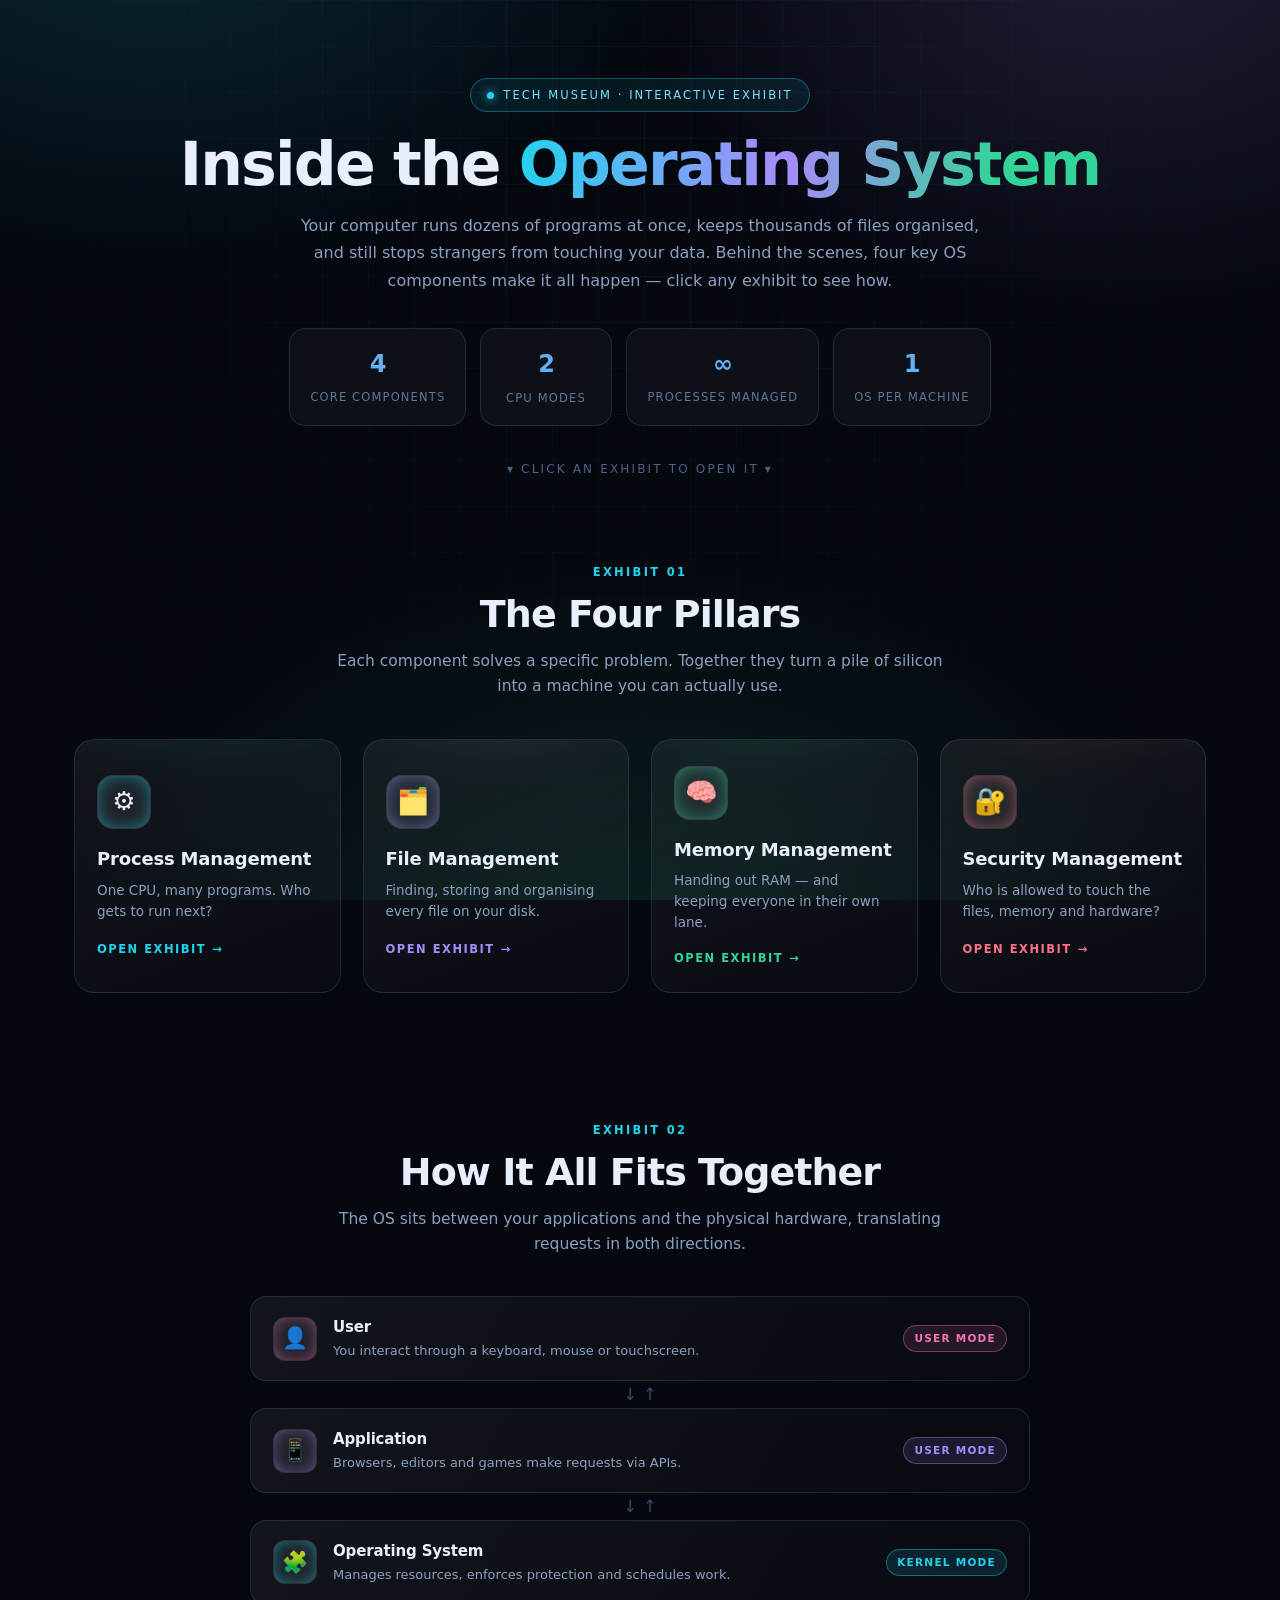
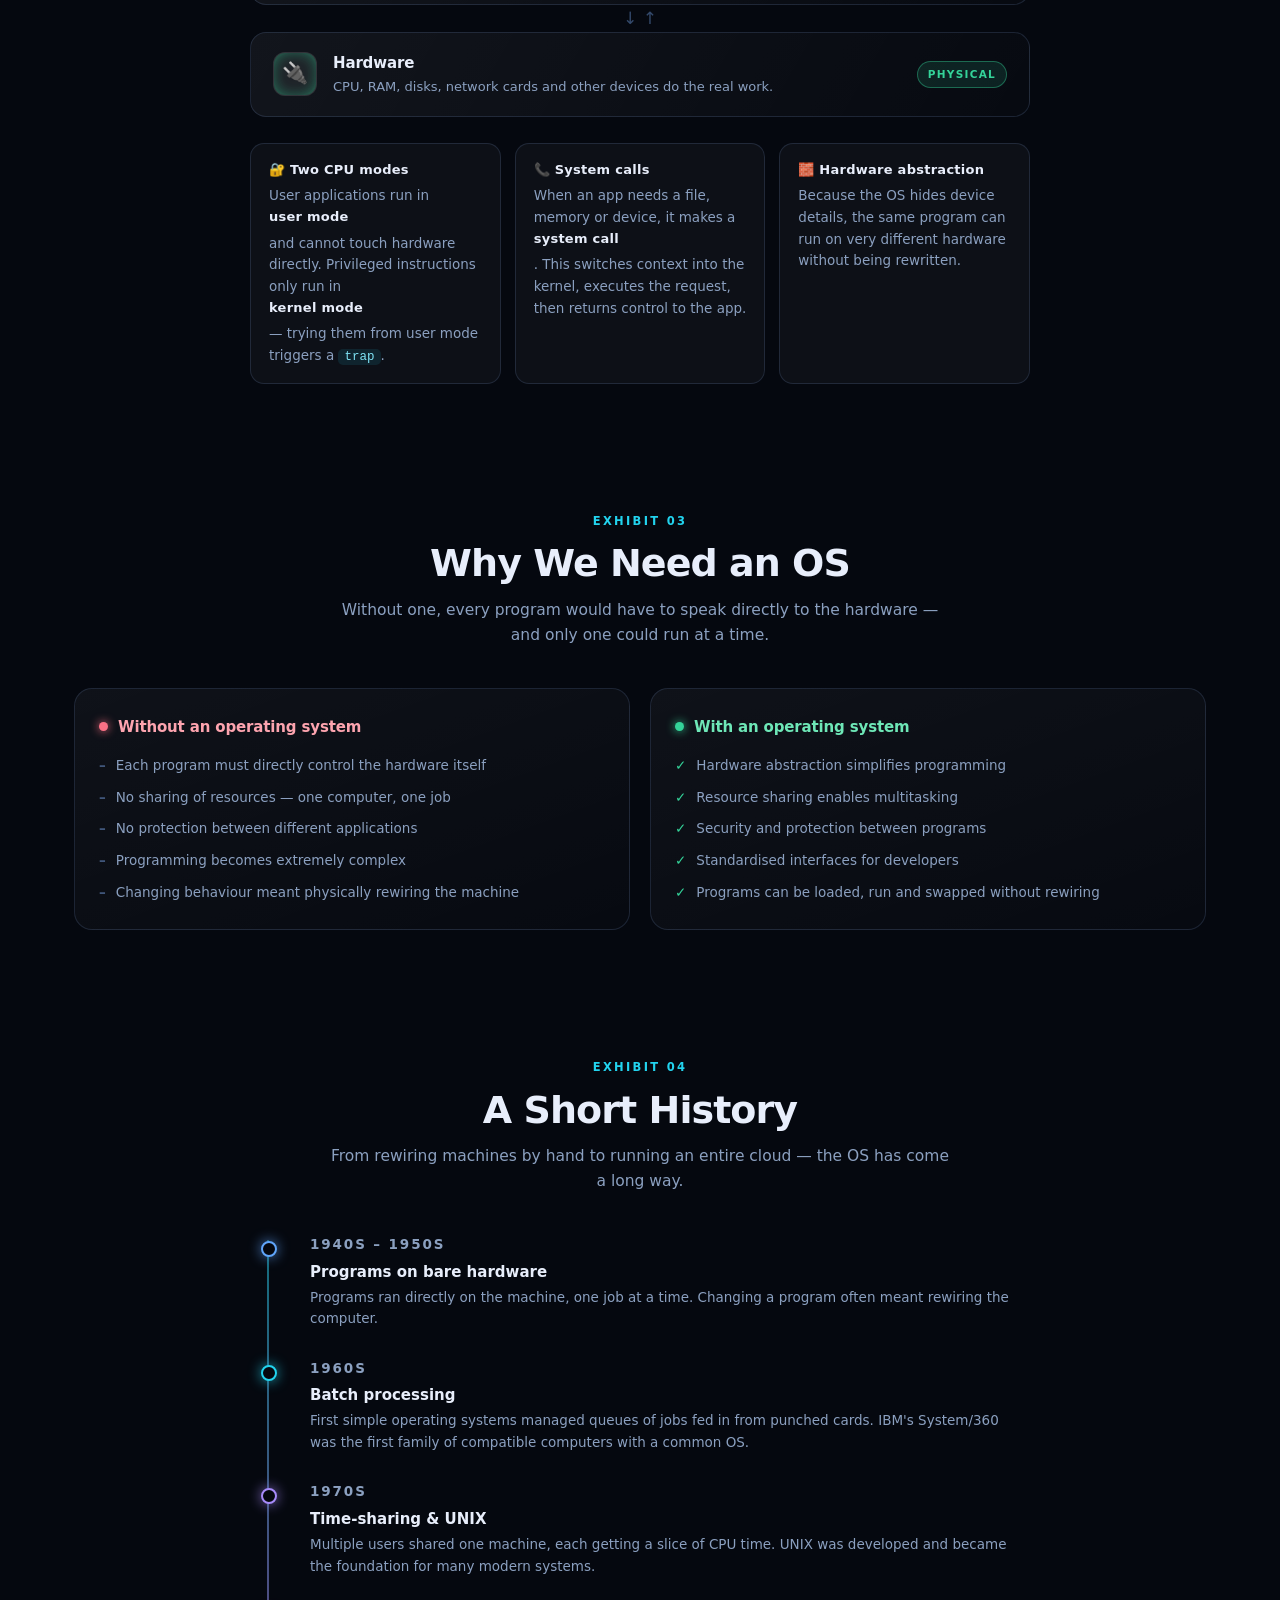
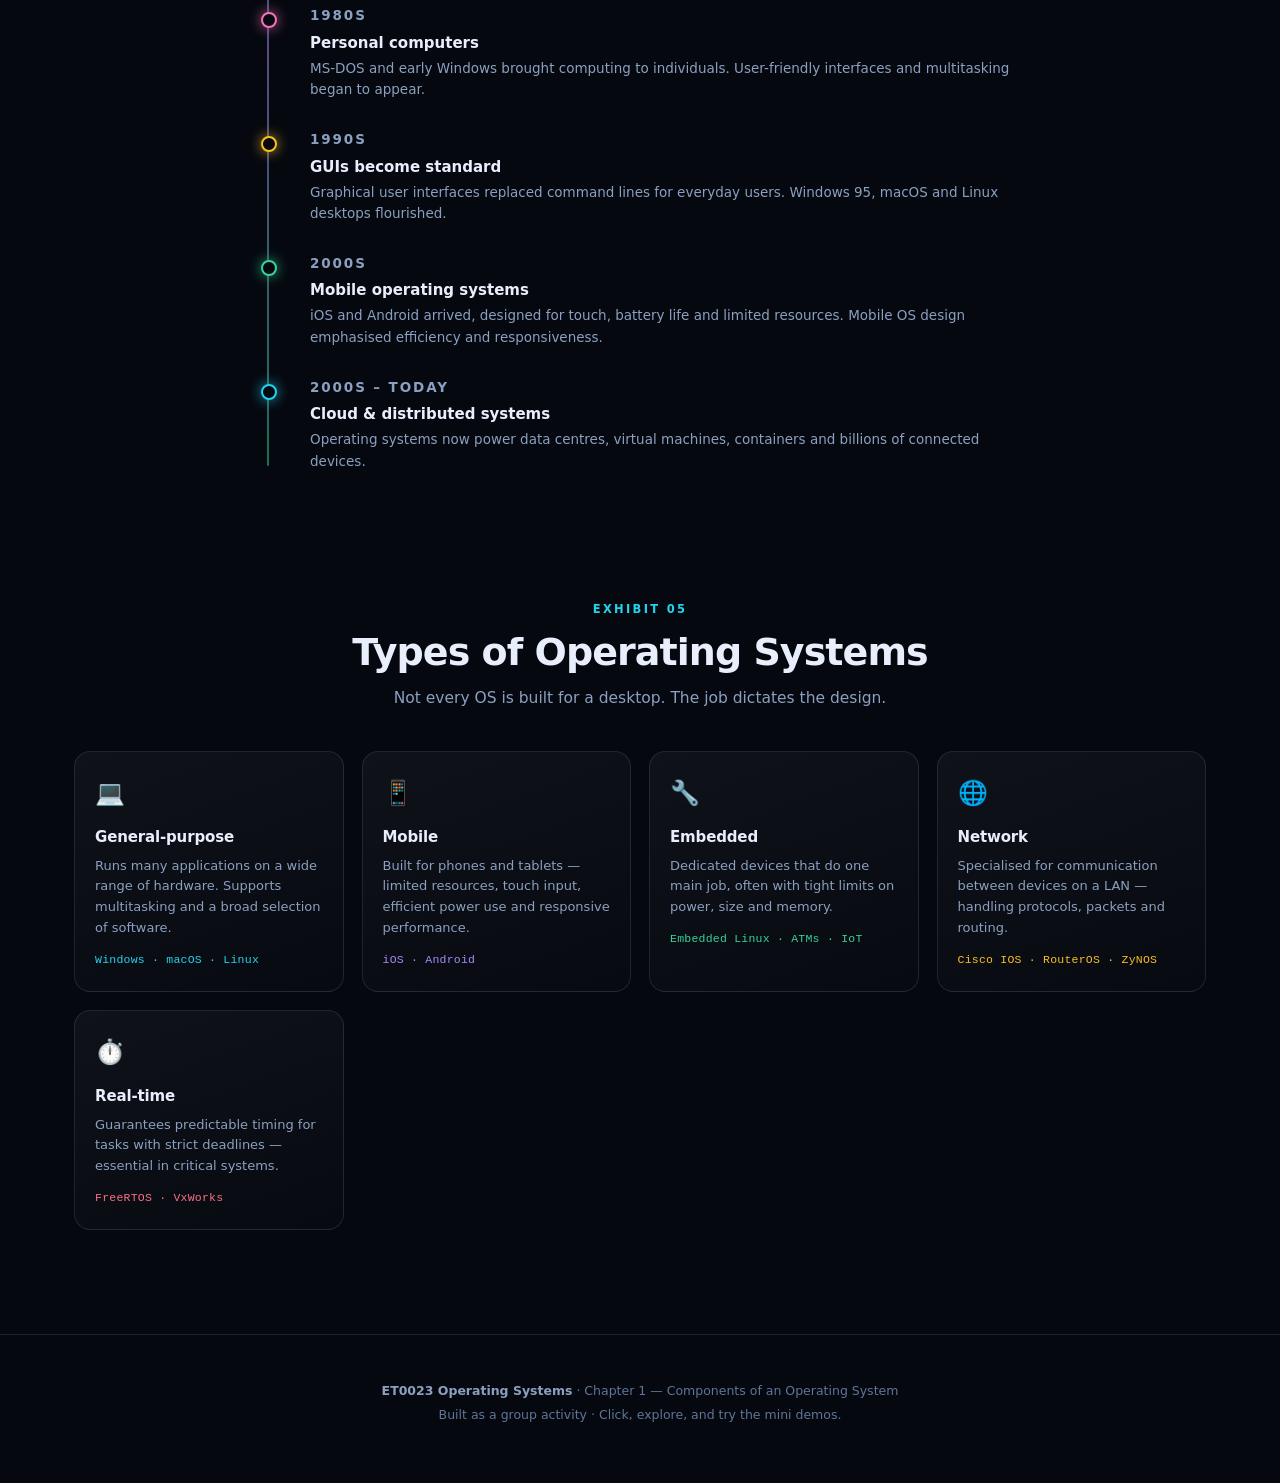
<file: everything.html>
<!DOCTYPE html>
<html lang="en">
<head>
<meta charset="UTF-8" />
<meta name="viewport" content="width=device-width, initial-scale=1" />
<title>Inside the Operating System — Interactive Museum Exhibit</title>
<style>
/* =========================================================
   1. RESET & TOKENS
   ========================================================= */
*{box-sizing:border-box;margin:0;padding:0}

:root{
  --bg:#05080f;
  --surface:#0b1220;
  --surface-2:#0e1727;
  --text:#e8eefb;
  --muted:#8ba0c0;
  --dim:#5f7699;
  --line:rgba(130,170,230,.16);
  --accent:#22d3ee;
  --mono:ui-monospace,"SF Mono",Consolas,"Courier New",monospace;
  --radius:20px;
}

html{scroll-behavior:smooth}

body{
  font-family:"Segoe UI",system-ui,-apple-system,"Helvetica Neue",Arial,sans-serif;
  background:var(--bg);
  color:var(--text);
  min-height:100vh;
  overflow-x:hidden;
  -webkit-font-smoothing:antialiased;
  line-height:1.6;
}

/* =========================================================
   2. ANIMATED BACKGROUND
   ========================================================= */
body::before{
  content:"";position:fixed;inset:0;z-index:-2;pointer-events:none;
  background:
    radial-gradient(900px 620px at 12% -12%, rgba(34,211,238,.16), transparent 62%),
    radial-gradient(820px 620px at 88% -6%, rgba(167,139,250,.16), transparent 62%),
    radial-gradient(950px 720px at 50% 108%, rgba(52,211,153,.12), transparent 62%);
}
body::after{
  content:"";position:fixed;inset:0;z-index:-1;pointer-events:none;
  background-image:
    linear-gradient(rgba(120,170,255,.055) 1px, transparent 1px),
    linear-gradient(90deg, rgba(120,170,255,.055) 1px, transparent 1px);
  background-size:46px 46px;
  -webkit-mask-image:radial-gradient(circle at 50% 18%, #000 0%, transparent 78%);
  mask-image:radial-gradient(circle at 50% 18%, #000 0%, transparent 78%);
}

/* =========================================================
   3. LAYOUT HELPERS
   ========================================================= */
.wrap{max-width:1180px;margin:0 auto;padding:0 24px}
.section{padding:64px 0}
.sec-head{text-align:center;margin-bottom:40px}
.sec-kicker{
  font-size:11.5px;letter-spacing:.2em;text-transform:uppercase;
  color:var(--accent);font-weight:700;margin-bottom:12px;
}
.sec-title{
  font-size:clamp(24px,3.6vw,38px);letter-spacing:-.025em;
  font-weight:800;line-height:1.15;margin-bottom:12px;
}
.sec-sub{color:var(--muted);max-width:620px;margin:0 auto;font-size:15.5px}

/* =========================================================
   4. HERO
   ========================================================= */
.hero{
  text-align:center;
  padding:78px 24px 20px;
  max-width:1180px;margin:0 auto;
}
.badge{
  display:inline-flex;align-items:center;gap:9px;
  font-size:11.5px;letter-spacing:.18em;text-transform:uppercase;
  color:#7fe3f5;border:1px solid rgba(34,211,238,.35);
  background:rgba(34,211,238,.08);padding:7px 16px;border-radius:999px;
}
.badge i{
  width:7px;height:7px;border-radius:50%;background:#22d3ee;
  box-shadow:0 0 10px #22d3ee;animation:blink 1.8s infinite;
}
@keyframes blink{0%,100%{opacity:1}50%{opacity:.25}}

.hero h1{
  font-size:clamp(32px,5.6vw,60px);
  line-height:1.03;letter-spacing:-.03em;
  margin:22px 0 16px;font-weight:800;
}
.hero h1 span{
  background:linear-gradient(96deg,#22d3ee,#a78bfa 46%,#34d399 82%);
  -webkit-background-clip:text;background-clip:text;color:transparent;
}
.hero p.sub{
  color:var(--muted);max-width:690px;margin:0 auto;
  font-size:16px;line-height:1.7;
}

.hero-stats{
  display:flex;flex-wrap:wrap;justify-content:center;gap:14px;
  margin:34px 0 6px;
}
.stat{
  min-width:132px;padding:16px 20px;border-radius:16px;
  background:rgba(255,255,255,.035);
  border:1px solid var(--line);
  backdrop-filter:blur(6px);
}
.stat b{
  display:block;font-size:24px;letter-spacing:-.02em;
  background:linear-gradient(96deg,#22d3ee,#a78bfa);
  -webkit-background-clip:text;background-clip:text;color:transparent;
}
.stat span{font-size:11.5px;letter-spacing:.1em;text-transform:uppercase;color:var(--dim)}

.hint{
  margin-top:34px;font-size:12px;letter-spacing:.18em;
  text-transform:uppercase;color:#4d6285;
  animation:float 2.6s ease-in-out infinite;
}
@keyframes float{0%,100%{transform:translateY(0);opacity:.75}50%{transform:translateY(6px);opacity:1}}

/* =========================================================
   5. EXHIBIT CARD GRID
   ========================================================= */
.grid{
  display:grid;gap:22px;
  grid-template-columns:repeat(auto-fit,minmax(252px,1fr));
}
.card{
  position:relative;overflow:hidden;text-align:left;cursor:pointer;
  font:inherit;color:inherit;
  background:linear-gradient(160deg,rgba(255,255,255,.06),rgba(255,255,255,.015));
  border:1px solid var(--line);border-radius:var(--radius);
  padding:26px 22px 22px;
  transition:transform .38s cubic-bezier(.2,.8,.2,1),border-color .38s,box-shadow .38s;
  animation:rise .7s cubic-bezier(.2,.8,.2,1) backwards;
}
.card:nth-child(1){animation-delay:.05s}
.card:nth-child(2){animation-delay:.13s}
.card:nth-child(3){animation-delay:.21s}
.card:nth-child(4){animation-delay:.29s}
@keyframes rise{from{opacity:0;transform:translateY(22px)}to{opacity:1;transform:none}}

.card::before{
  content:"";position:absolute;left:-30%;right:-30%;top:-70%;height:200px;
  background:radial-gradient(closest-side, var(--accent), transparent);
  opacity:.26;filter:blur(26px);transition:opacity .38s;pointer-events:none;
}
.card:hover,.card:focus-visible{
  transform:translateY(-8px);
  border-color:var(--accent);
  box-shadow:0 24px 52px -24px var(--accent);
  outline:none;
}
.card:hover::before{opacity:.5}

.c-icon{
  position:relative;width:54px;height:54px;border-radius:16px;
  display:grid;place-items:center;font-size:26px;
  background:rgba(255,255,255,.06);
  border:1px solid rgba(255,255,255,.09);
  box-shadow:inset 0 0 22px -8px var(--accent);
}
.card h3{
  position:relative;font-size:18px;margin:16px 0 6px;
  letter-spacing:-.01em;font-weight:700;
}
.card p{
  position:relative;color:var(--muted);font-size:13.5px;
  line-height:1.55;min-height:44px;
}
.cta{
  position:relative;display:inline-flex;align-items:center;gap:6px;
  margin-top:16px;font-size:11.5px;letter-spacing:.13em;text-transform:uppercase;
  color:var(--accent);font-weight:700;
}
.cta em{font-style:normal;transition:transform .3s}
.card:hover .cta em{transform:translateX(5px)}

/* =========================================================
   6. LAYERS DIAGRAM
   ========================================================= */
.layers{max-width:780px;margin:0 auto;display:flex;flex-direction:column}
.layer{
  display:flex;align-items:center;gap:16px;
  padding:18px 22px;border-radius:16px;
  border:1px solid var(--line);
  background:linear-gradient(120deg,rgba(255,255,255,.055),rgba(255,255,255,.012));
  transition:.35s;
}
.layer:hover{
  border-color:var(--lc);
  box-shadow:0 16px 40px -26px var(--lc);
  transform:translateX(4px);
}
.layer .ico{
  width:44px;height:44px;flex:none;border-radius:12px;
  display:grid;place-items:center;font-size:21px;
  background:rgba(255,255,255,.06);
  border:1px solid rgba(255,255,255,.08);
  box-shadow:inset 0 0 20px -8px var(--lc);
}
.layer h4{font-size:15px;font-weight:700;letter-spacing:-.01em}
.layer p{font-size:13px;color:var(--muted);margin-top:2px}
.layer .tag{
  margin-left:auto;font-size:10.5px;letter-spacing:.12em;text-transform:uppercase;
  color:var(--lc);border:1px solid color-mix(in srgb, var(--lc) 40%, transparent);
  background:color-mix(in srgb, var(--lc) 12%, transparent);
  padding:4px 10px;border-radius:999px;font-weight:700;white-space:nowrap;
}
.arrow{
  text-align:center;color:#33496b;font-size:17px;
  padding:5px 0;line-height:1;
}

.layer-note{
  max-width:780px;margin:26px auto 0;
  display:grid;gap:14px;grid-template-columns:repeat(auto-fit,minmax(240px,1fr));
}
.note{
  padding:16px 18px;border-radius:14px;
  background:rgba(255,255,255,.035);
  border:1px solid var(--line);
  font-size:13.5px;color:var(--muted);line-height:1.6;
}
.note b{color:var(--text);display:block;margin-bottom:5px;font-size:13px;letter-spacing:.02em}
.note code{
  font-family:var(--mono);font-size:12.5px;
  background:rgba(34,211,238,.1);color:#7fe3f5;
  padding:1px 6px;border-radius:5px;
}

/* =========================================================
   7. WITHOUT / WITH OS COMPARISON
   ========================================================= */
.compare{
  display:grid;gap:20px;
  grid-template-columns:repeat(auto-fit,minmax(290px,1fr));
}
.panel-c{
  padding:26px 24px;border-radius:18px;
  border:1px solid var(--line);
  background:linear-gradient(160deg,rgba(255,255,255,.045),rgba(255,255,255,.01));
}
.panel-c h4{
  display:flex;align-items:center;gap:10px;
  font-size:15px;margin-bottom:16px;letter-spacing:-.01em;
}
.dot{width:9px;height:9px;border-radius:50%;flex:none}
.panel-c.bad h4{color:#fda4af}
.panel-c.bad .dot{background:#fb7185;box-shadow:0 0 10px #fb7185}
.panel-c.good h4{color:#6ee7b7}
.panel-c.good .dot{background:#34d399;box-shadow:0 0 10px #34d399}

.panel-c ul{list-style:none;display:flex;flex-direction:column;gap:11px}
.panel-c li{
  display:flex;gap:10px;font-size:13.5px;color:var(--muted);
  line-height:1.55;
}
.panel-c li::before{
  content:"–";color:#40567a;flex:none;font-weight:700;
}
.panel-c.good li::before{content:"✓";color:#34d399}

/* =========================================================
   8. TIMELINE
   ========================================================= */
.timeline{position:relative;max-width:760px;margin:0 auto;padding-left:28px}
.timeline::before{
  content:"";position:absolute;left:7px;top:6px;bottom:6px;width:2px;
  background:linear-gradient(180deg,#22d3ee,#a78bfa 50%,#34d399);
  border-radius:2px;opacity:.5;
}
.tl-item{position:relative;padding:0 0 28px 22px}
.tl-item:last-child{padding-bottom:0}
.tl-item::before{
  content:"";position:absolute;left:-27px;top:7px;
  width:12px;height:12px;border-radius:50%;
  background:var(--bg);border:2px solid var(--tc);
  box-shadow:0 0 14px -1px var(--tc);
}
.tl-year{
  font-size:11.5px;letter-spacing:.14em;text-transform:uppercase;
  color:var(--tc);font-weight:700;margin-bottom:4px;
}
.tl-item h4{font-size:15px;font-weight:700;margin-bottom:3px}
.tl-item p{font-size:13.5px;color:var(--muted);line-height:1.6}

/* =========================================================
   9. OS TYPES
   ========================================================= */
.types{
  display:grid;gap:18px;
  grid-template-columns:repeat(auto-fit,minmax(220px,1fr));
}
.type{
  padding:22px 20px;border-radius:16px;
  border:1px solid var(--line);
  background:linear-gradient(160deg,rgba(255,255,255,.045),rgba(255,255,255,.01));
  transition:.32s;
}
.type:hover{
  transform:translateY(-5px);
  border-color:var(--tc);
  box-shadow:0 20px 44px -26px var(--tc);
}
.type .t-ico{font-size:24px;margin-bottom:12px}
.type h4{font-size:15px;margin-bottom:7px;letter-spacing:-.01em}
.type p{font-size:13px;color:var(--muted);line-height:1.6}
.type .ex{
  margin-top:12px;font-size:11.5px;color:var(--tc);
  font-family:var(--mono);letter-spacing:.02em;
}

/* =========================================================
   10. OVERLAY / MODAL
   ========================================================= */
.overlay{
  position:fixed;inset:0;z-index:60;padding:22px;
  display:grid;place-items:center;
  background:rgba(3,6,12,.76);
  backdrop-filter:blur(10px);-webkit-backdrop-filter:blur(10px);
  opacity:0;visibility:hidden;transition:opacity .3s,visibility .3s;
}
.overlay.show{opacity:1;visibility:visible}

.panel{
  position:relative;width:min(1000px,100%);max-height:88vh;overflow-y:auto;
  background:linear-gradient(180deg,#0e1727,#0a111d);
  border:1px solid var(--line);border-radius:24px;
  padding:30px 32px 36px;
  box-shadow:0 44px 100px -34px #000;
  transform:translateY(20px) scale(.98);
  transition:transform .38s cubic-bezier(.2,.8,.2,1);
}
.overlay.show .panel{transform:none}
.panel::-webkit-scrollbar{width:9px}
.panel::-webkit-scrollbar-thumb{background:rgba(120,170,255,.22);border-radius:99px}

.close{
  position:absolute;top:18px;right:18px;width:38px;height:38px;border-radius:11px;
  border:1px solid var(--line);background:rgba(255,255,255,.05);color:var(--text);
  font-size:16px;cursor:pointer;transition:.25s;display:grid;place-items:center;
  font-family:inherit;
}
.close:hover{
  background:rgba(255,90,120,.16);border-color:rgba(255,90,120,.5);
  transform:rotate(90deg);
}

.ov-head{display:flex;gap:16px;align-items:center;padding-right:52px;margin-bottom:24px}
.ov-icon{
  width:60px;height:60px;flex:none;border-radius:17px;
  display:grid;place-items:center;font-size:28px;
  background:rgba(255,255,255,.06);border:1px solid rgba(255,255,255,.1);
  box-shadow:inset 0 0 26px -8px var(--accent);
}
.ov-head h2{font-size:clamp(21px,3vw,29px);letter-spacing:-.025em}
.ov-head p{color:var(--accent);font-size:13px;margin-top:4px;letter-spacing:.03em}

.ov-grid{
  display:grid;gap:14px;
  grid-template-columns:repeat(auto-fit,minmax(240px,1fr));
  margin-bottom:26px;
}
.info{
  background:rgba(255,255,255,.035);border:1px solid var(--line);
  border-radius:16px;padding:18px 18px 20px;
}
.info h3{
  font-size:11px;letter-spacing:.16em;text-transform:uppercase;
  color:var(--accent);margin-bottom:10px;font-weight:700;
}
.info p{font-size:14px;line-height:1.65;color:#cfdcef}
.info b{color:#fff}

.demo-title{
  font-size:11px;letter-spacing:.16em;text-transform:uppercase;color:#7f93b3;
  margin-bottom:12px;font-weight:700;
}
.demo-title b{color:var(--accent)}
.demo{
  background:rgba(255,255,255,.028);border:1px solid var(--line);
  border-radius:16px;padding:18px;
}

/* shared buttons */
button.btn{
  font:inherit;font-size:13px;font-weight:600;cursor:pointer;
  padding:9px 15px;border-radius:10px;color:var(--text);
  background:rgba(255,255,255,.06);border:1px solid var(--line);
  transition:.22s;
}
button.btn:hover{
  background:rgba(255,255,255,.12);
  border-color:var(--accent);transform:translateY(-2px);
}
button.btn.primary{background:var(--accent);color:#04121a;border-color:transparent}
button.btn.primary:hover{filter:brightness(1.12)}

/* ---- process demo ---- */
.cpu{margin-bottom:16px}
.cpu-label{
  display:flex;justify-content:space-between;
  font-size:11.5px;letter-spacing:.13em;text-transform:uppercase;
  color:#7f93b3;margin-bottom:8px;
}
.cpu-label b{color:var(--accent)}
.cpu-track{
  height:32px;border-radius:10px;background:#0a1220;
  border:1px solid var(--line);overflow:hidden;position:relative;
}
.cpu-track::after{
  content:"";position:absolute;inset:0;
  background:linear-gradient(90deg,transparent,rgba(34,211,238,.4),transparent);
  transform:translateX(-100%);animation:sweep 1.1s linear infinite;
}
@keyframes sweep{to{transform:translateX(100%)}}

.procs{display:grid;gap:9px}
.proc{
  display:grid;grid-template-columns:1fr auto;gap:7px 12px;align-items:center;
  padding:11px 14px;border-radius:12px;
  background:rgba(255,255,255,.035);
  border:1px solid var(--line);transition:.35s;
}
.proc .pname{font-size:14px}
.pstate{
  font-size:10.5px;letter-spacing:.1em;text-transform:uppercase;font-weight:700;
  padding:3px 9px;border-radius:99px;
  background:rgba(255,255,255,.07);color:#8ba0c0;
}
.proc.running{
  border-color:rgba(34,211,238,.65);
  background:rgba(34,211,238,.1);
  box-shadow:0 0 0 1px rgba(34,211,238,.16),0 12px 30px -20px rgba(34,211,238,.9);
}
.proc.running .pstate{background:rgba(34,211,238,.2);color:#7fe3f5}
.proc.done .pstate{background:rgba(52,211,153,.18);color:#5eead4}
.pbar{
  grid-column:1/-1;height:6px;border-radius:99px;
  background:rgba(255,255,255,.08);overflow:hidden;
}
.pfill{
  height:100%;width:0;border-radius:99px;
  background:linear-gradient(90deg,#22d3ee,#34d399);
  transition:width .55s ease;
}

/* ---- file demo ---- */
.filesys{font-size:14px}
.branch{margin:1px 0}
.node{
  display:flex;align-items:center;gap:8px;padding:7px 10px;border-radius:9px;
  cursor:pointer;transition:.18s;user-select:none;
}
.node:hover{background:rgba(167,139,250,.14)}
.node .tw{width:11px;font-size:10px;color:#7f93b3;transition:transform .2s}
.branch.open > .node .tw{transform:rotate(90deg)}
.kids{
  margin-left:14px;padding-left:12px;
  border-left:1px dashed rgba(140,180,255,.16);display:none;
}
.branch.open > .kids{display:block;animation:rise .3s ease}
.file-status{
  margin-top:14px;font-size:13px;color:#a9bcd8;min-height:20px;
  padding:10px 13px;border-radius:10px;
  background:rgba(167,139,250,.08);
  border:1px solid rgba(167,139,250,.22);
}

/* ---- memory demo ---- */
.mem-head{
  display:flex;justify-content:space-between;
  font-size:11.5px;letter-spacing:.12em;text-transform:uppercase;
  color:#7f93b3;margin-bottom:12px;
}
.mem-head b{color:var(--accent)}
.mem-grid{display:grid;grid-template-columns:repeat(12,1fr);gap:6px;margin-bottom:16px}
.cell{
  aspect-ratio:1;border-radius:6px;
  background:rgba(255,255,255,.055);
  border:1px solid rgba(255,255,255,.06);transition:.3s;
}
.cell.used{background:var(--c);border-color:var(--c);box-shadow:0 0 14px -3px var(--c)}
.mem-btns{display:flex;flex-wrap:wrap;gap:9px}
.mem-msg{margin-top:12px;font-size:13px;color:#a9bcd8;min-height:20px}

/* ---- security demo ---- */
.sec-user{
  font-size:13px;color:#a9bcd8;margin-bottom:14px;
  padding:10px 14px;border-radius:10px;
  background:rgba(255,255,255,.04);border:1px solid var(--line);
}
.sec-user b{color:var(--accent)}
.sec-row{display:flex;flex-wrap:wrap;gap:9px;margin-bottom:11px}
.sec-row .lbl{
  width:100%;font-size:10.5px;letter-spacing:.14em;text-transform:uppercase;
  color:#6d82a3;margin-bottom:2px;
}
.sec-msg{
  margin-top:14px;font-size:13.5px;min-height:22px;font-weight:600;
  padding:11px 14px;border-radius:10px;
  background:rgba(255,255,255,.04);border:1px solid var(--line);
  color:#a9bcd8;transition:.3s;
}
.sec-msg.ok{background:rgba(52,211,153,.12);border-color:rgba(52,211,153,.45);color:#6ee7b7}
.sec-msg.deny{background:rgba(251,113,133,.12);border-color:rgba(251,113,133,.45);color:#fda4af}
.sec-msg.warn{background:rgba(251,191,36,.1);border-color:rgba(251,191,36,.4);color:#fcd34d}

/* =========================================================
   11. FOOTER
   ========================================================= */
footer{
  border-top:1px solid var(--line);
  padding:44px 24px 56px;text-align:center;
  color:var(--dim);font-size:12.5px;line-height:1.9;
  margin-top:40px;
}
footer b{color:#8ba0c0}

/* =========================================================
   12. RESPONSIVE
   ========================================================= */
@media(max-width:640px){
  .panel{padding:24px 18px 28px}
  .mem-grid{grid-template-columns:repeat(8,1fr)}
  .ov-head{padding-right:44px}
  .hero{padding-top:56px}
  .section{padding:48px 0}
  .layer{flex-wrap:wrap}
  .layer .tag{margin-left:0}
}

@media(prefers-reduced-motion:reduce){
  *,*::before,*::after{animation-duration:.001ms!important;transition-duration:.001ms!important}
}
</style>
</head>
<body>

<!-- =========================================================
     HERO
     ========================================================= -->
<header class="hero">
  <div class="badge"><i></i> Tech Museum · Interactive Exhibit</div>
  <h1>Inside the <span>Operating System</span></h1>
  <p class="sub">
    Your computer runs dozens of programs at once, keeps thousands of files organised,
    and still stops strangers from touching your data. Behind the scenes, four key
    OS components make it all happen — click any exhibit to see how.
  </p>

  <div class="hero-stats">
    <div class="stat"><b>4</b><span>Core components</span></div>
    <div class="stat"><b>2</b><span>CPU modes</span></div>
    <div class="stat"><b>∞</b><span>Processes managed</span></div>
    <div class="stat"><b>1</b><span>OS per machine</span></div>
  </div>

  <p class="hint">▾ Click an exhibit to open it ▾</p>
</header>

<!-- =========================================================
     SECTION 1 — THE FOUR PILLARS
     ========================================================= -->
<section class="section" id="exhibits">
  <div class="wrap">
    <div class="sec-head">
      <p class="sec-kicker">Exhibit 01</p>
      <h2 class="sec-title">The Four Pillars</h2>
      <p class="sec-sub">
        Each component solves a specific problem. Together they turn a pile of
        silicon into a machine you can actually use.
      </p>
    </div>

    <main class="grid" id="grid">

      <button class="card" data-key="process" style="--accent:#22d3ee">
        <div class="c-icon">⚙️</div>
        <h3>Process Management</h3>
        <p>One CPU, many programs. Who gets to run next?</p>
        <span class="cta">Open exhibit <em>→</em></span>
      </button>

      <button class="card" data-key="file" style="--accent:#a78bfa">
        <div class="c-icon">🗂️</div>
        <h3>File Management</h3>
        <p>Finding, storing and organising every file on your disk.</p>
        <span class="cta">Open exhibit <em>→</em></span>
      </button>

      <button class="card" data-key="memory" style="--accent:#34d399">
        <div class="c-icon">🧠</div>
        <h3>Memory Management</h3>
        <p>Handing out RAM — and keeping everyone in their own lane.</p>
        <span class="cta">Open exhibit <em>→</em></span>
      </button>

      <button class="card" data-key="security" style="--accent:#fb7185">
        <div class="c-icon">🔐</div>
        <h3>Security Management</h3>
        <p>Who is allowed to touch the files, memory and hardware?</p>
        <span class="cta">Open exhibit <em>→</em></span>
      </button>

    </main>
  </div>
</section>

<!-- =========================================================
     SECTION 2 — LAYERS
     ========================================================= -->
<section class="section" id="layers">
  <div class="wrap">
    <div class="sec-head">
      <p class="sec-kicker">Exhibit 02</p>
      <h2 class="sec-title">How It All Fits Together</h2>
      <p class="sec-sub">
        The OS sits between your applications and the physical hardware,
        translating requests in both directions.
      </p>
    </div>

    <div class="layers">
      <div class="layer" style="--lc:#f472b6">
        <div class="ico">👤</div>
        <div>
          <h4>User</h4>
          <p>You interact through a keyboard, mouse or touchscreen.</p>
        </div>
        <span class="tag">User mode</span>
      </div>

      <div class="arrow">↓ ↑</div>

      <div class="layer" style="--lc:#a78bfa">
        <div class="ico">📱</div>
        <div>
          <h4>Application</h4>
          <p>Browsers, editors and games make requests via APIs.</p>
        </div>
        <span class="tag">User mode</span>
      </div>

      <div class="arrow">↓ ↑</div>

      <div class="layer" style="--lc:#22d3ee">
        <div class="ico">🧩</div>
        <div>
          <h4>Operating System</h4>
          <p>Manages resources, enforces protection and schedules work.</p>
        </div>
        <span class="tag">Kernel mode</span>
      </div>

      <div class="arrow">↓ ↑</div>

      <div class="layer" style="--lc:#34d399">
        <div class="ico">🔌</div>
        <div>
          <h4>Hardware</h4>
          <p>CPU, RAM, disks, network cards and other devices do the real work.</p>
        </div>
        <span class="tag">Physical</span>
      </div>
    </div>

    <div class="layer-note">
      <div class="note">
        <b>🔐 Two CPU modes</b>
        User applications run in <b>user mode</b> and cannot touch hardware directly.
        Privileged instructions only run in <b>kernel mode</b> — trying them from user
        mode triggers a <code>trap</code>.
      </div>
      <div class="note">
        <b>📞 System calls</b>
        When an app needs a file, memory or device, it makes a <b>system call</b>.
        This switches context into the kernel, executes the request, then returns
        control to the app.
      </div>
      <div class="note">
        <b>🧱 Hardware abstraction</b>
        Because the OS hides device details, the same program can run on very
        different hardware without being rewritten.
      </div>
    </div>
  </div>
</section>

<!-- =========================================================
     SECTION 3 — WHY WE NEED AN OS
     ========================================================= -->
<section class="section" id="why">
  <div class="wrap">
    <div class="sec-head">
      <p class="sec-kicker">Exhibit 03</p>
      <h2 class="sec-title">Why We Need an OS</h2>
      <p class="sec-sub">
        Without one, every program would have to speak directly to the hardware —
        and only one could run at a time.
      </p>
    </div>

    <div class="compare">
      <div class="panel-c bad">
        <h4><span class="dot"></span> Without an operating system</h4>
        <ul>
          <li>Each program must directly control the hardware itself</li>
          <li>No sharing of resources — one computer, one job</li>
          <li>No protection between different applications</li>
          <li>Programming becomes extremely complex</li>
          <li>Changing behaviour meant physically rewiring the machine</li>
        </ul>
      </div>

      <div class="panel-c good">
        <h4><span class="dot"></span> With an operating system</h4>
        <ul>
          <li>Hardware abstraction simplifies programming</li>
          <li>Resource sharing enables multitasking</li>
          <li>Security and protection between programs</li>
          <li>Standardised interfaces for developers</li>
          <li>Programs can be loaded, run and swapped without rewiring</li>
        </ul>
      </div>
    </div>
  </div>
</section>

<!-- =========================================================
     SECTION 4 — HISTORY
     ========================================================= -->
<section class="section" id="history">
  <div class="wrap">
    <div class="sec-head">
      <p class="sec-kicker">Exhibit 04</p>
      <h2 class="sec-title">A Short History</h2>
      <p class="sec-sub">
        From rewiring machines by hand to running an entire cloud — the OS has
        come a long way.
      </p>
    </div>

    <div class="timeline">
      <div class="tl-item" style="--tc:#60a5fa">
        <p class="tl-year">1940s – 1950s</p>
        <h4>Programs on bare hardware</h4>
        <p>Programs ran directly on the machine, one job at a time. Changing a program often meant rewiring the computer.</p>
      </div>

      <div class="tl-item" style="--tc:#22d3ee">
        <p class="tl-year">1960s</p>
        <h4>Batch processing</h4>
        <p>First simple operating systems managed queues of jobs fed in from punched cards. IBM's System/360 was the first family of compatible computers with a common OS.</p>
      </div>

      <div class="tl-item" style="--tc:#a78bfa">
        <p class="tl-year">1970s</p>
        <h4>Time-sharing &amp; UNIX</h4>
        <p>Multiple users shared one machine, each getting a slice of CPU time. UNIX was developed and became the foundation for many modern systems.</p>
      </div>

      <div class="tl-item" style="--tc:#f472b6">
        <p class="tl-year">1980s</p>
        <h4>Personal computers</h4>
        <p>MS-DOS and early Windows brought computing to individuals. User-friendly interfaces and multitasking began to appear.</p>
      </div>

      <div class="tl-item" style="--tc:#fbbf24">
        <p class="tl-year">1990s</p>
        <h4>GUIs become standard</h4>
        <p>Graphical user interfaces replaced command lines for everyday users. Windows 95, macOS and Linux desktops flourished.</p>
      </div>

      <div class="tl-item" style="--tc:#34d399">
        <p class="tl-year">2000s</p>
        <h4>Mobile operating systems</h4>
        <p>iOS and Android arrived, designed for touch, battery life and limited resources. Mobile OS design emphasised efficiency and responsiveness.</p>
      </div>

      <div class="tl-item" style="--tc:#22d3ee">
        <p class="tl-year">2000s – today</p>
        <h4>Cloud &amp; distributed systems</h4>
        <p>Operating systems now power data centres, virtual machines, containers and billions of connected devices.</p>
      </div>
    </div>
  </div>
</section>

<!-- =========================================================
     SECTION 5 — TYPES OF OS
     ========================================================= -->
<section class="section" id="types">
  <div class="wrap">
    <div class="sec-head">
      <p class="sec-kicker">Exhibit 05</p>
      <h2 class="sec-title">Types of Operating Systems</h2>
      <p class="sec-sub">
        Not every OS is built for a desktop. The job dictates the design.
      </p>
    </div>

    <div class="types">
      <div class="type" style="--tc:#22d3ee">
        <div class="t-ico">💻</div>
        <h4>General-purpose</h4>
        <p>Runs many applications on a wide range of hardware. Supports multitasking and a broad selection of software.</p>
        <div class="ex">Windows · macOS · Linux</div>
      </div>

      <div class="type" style="--tc:#a78bfa">
        <div class="t-ico">📱</div>
        <h4>Mobile</h4>
        <p>Built for phones and tablets — limited resources, touch input, efficient power use and responsive performance.</p>
        <div class="ex">iOS · Android</div>
      </div>

      <div class="type" style="--tc:#34d399">
        <div class="t-ico">🔧</div>
        <h4>Embedded</h4>
        <p>Dedicated devices that do one main job, often with tight limits on power, size and memory.</p>
        <div class="ex">Embedded Linux · ATMs · IoT</div>
      </div>

      <div class="type" style="--tc:#fbbf24">
        <div class="t-ico">🌐</div>
        <h4>Network</h4>
        <p>Specialised for communication between devices on a LAN — handling protocols, packets and routing.</p>
        <div class="ex">Cisco IOS · RouterOS · ZyNOS</div>
      </div>

      <div class="type" style="--tc:#fb7185">
        <div class="t-ico">⏱️</div>
        <h4>Real-time</h4>
        <p>Guarantees predictable timing for tasks with strict deadlines — essential in critical systems.</p>
        <div class="ex">FreeRTOS · VxWorks</div>
      </div>
    </div>
  </div>
</section>

<!-- =========================================================
     FOOTER
     ========================================================= -->
<footer>
  <b>ET0023 Operating Systems</b> · Chapter 1 — Components of an Operating System<br>
  Built as a group activity · Click, explore, and try the mini demos.
</footer>

<!-- =========================================================
     OVERLAY
     ========================================================= -->
<div class="overlay" id="overlay" role="dialog" aria-modal="true" aria-hidden="true">
  <div class="panel" id="panel">
    <button class="close" id="closeBtn" aria-label="Close exhibit">✕</button>

    <div class="ov-head">
      <div class="ov-icon" id="ovIcon">⚙️</div>
      <div>
        <h2 id="ovTitle">Title</h2>
        <p id="ovTag">Tag</p>
      </div>
    </div>

    <div class="ov-grid">
      <div class="info">
        <h3>What it does</h3>
        <p id="ovDesc"></p>
      </div>
      <div class="info">
        <h3>Think of it like…</h3>
        <p id="ovAnalogy"></p>
      </div>
      <div class="info">
        <h3>On your real computer</h3>
        <p id="ovExample"></p>
      </div>
    </div>

    <div class="demo-title">Try it — <b>interactive demo</b></div>
    <div class="demo" id="demoArea"></div>
  </div>
</div>

<script>
/* =========================================================
   DATA — content for each exhibit
   ========================================================= */
const DATA = {
  process: {
    icon: "⚙️",
    accent: "#22d3ee",
    title: "Process Management",
    tag: "One CPU · many programs",
    desc: "Every program you open becomes one or more <b>processes</b>. Process management keeps track of all of them, decides which one gets the CPU next and for how long, and switches between them so fast that everything feels like it is running at the same time.",
    analogy: "A single chef with five orders. The chef starts a dish, and while it simmers, switches to the next one — then comes back. Nothing burns, and everybody gets fed.",
    example: "Press <b>Ctrl + Shift + Esc</b> on Windows to open Task Manager → <i>Processes</i>. Chrome, Spotify and Word are all listed as running at once on a 4-core CPU. The OS is scheduling them hundreds of times per second."
  },
  file: {
    icon: "🗂️",
    accent: "#a78bfa",
    title: "File Management",
    tag: "Everything has a place",
    desc: "File management organises your data into <b>files</b> and <b>folders</b>. It records where each file lives on the disk, and handles creating, reading, renaming, moving and deleting them — so you never have to think about the hardware underneath.",
    analogy: "A huge library with a card catalogue. The books (files) sit on shelves (folders), and the catalogue tells the librarian exactly which shelf to walk to.",
    example: "You save <b>holiday.jpg</b> into <i>Pictures\\2024\\</i>. The OS writes the name, size, location and permissions into the file system (NTFS on Windows, APFS on macOS, ext4 on Linux) so it can find it again months later."
  },
  memory: {
    icon: "🧠",
    accent: "#34d399",
    title: "Memory Management",
    tag: "Space for everyone",
    desc: "Memory management hands out <b>RAM</b> to each running program, keeps programs from overwriting each other's data, and takes the memory back when a program closes. It also creates <b>virtual memory</b>, so programs can use more than is physically installed.",
    analogy: "A hotel receptionist assigning rooms. Every guest gets their own room and key — and nobody can wander into someone else's room.",
    example: "Open 30 Chrome tabs on an 8&nbsp;GB laptop. Each tab runs in its own protected memory space. When RAM runs low, the OS quietly swaps older pages to the disk (<i>page file</i> on Windows, <i>swap</i> on Linux/macOS)."
  },
  security: {
    icon: "🔐",
    accent: "#fb7185",
    title: "Security Management",
    tag: "Who is allowed to do that?",
    desc: "Security management decides <b>who</b> is allowed to do <b>what</b>. It authenticates users, then enforces permissions on files, memory, the CPU and hardware devices — so an ordinary app cannot quietly read your passwords or wipe your drive.",
    analogy: "A building with a security guard and keycards. Your card opens the front door and your office; only the manager's card opens the server room.",
    example: "Windows shows <b>“Do you want to allow this app to make changes?”</b> (UAC) before installing software. On macOS and Linux, file permissions like <code>chmod 755</code> control exactly who can read, write or execute a file."
  }
};

/* =========================================================
   OVERLAY CONTROL
   ========================================================= */
const overlay  = document.getElementById('overlay');
const panel    = document.getElementById('panel');
const closeBtn = document.getElementById('closeBtn');
const demoArea = document.getElementById('demoArea');

let demoTimer = null;

function stopDemo(){
  if (demoTimer) { clearInterval(demoTimer); demoTimer = null; }
}

function openExhibit(key){
  const d = DATA[key];
  if (!d) return;

  document.documentElement.style.setProperty('--accent', d.accent);

  document.getElementById('ovIcon').textContent  = d.icon;
  document.getElementById('ovTitle').textContent = d.title;
  document.getElementById('ovTag').textContent   = d.tag;
  document.getElementById('ovDesc').innerHTML    = d.desc;
  document.getElementById('ovAnalogy').innerHTML = d.analogy;
  document.getElementById('ovExample').innerHTML = d.example;

  stopDemo();
  demoArea.innerHTML = '';
  DEMOS[key](demoArea);

  overlay.classList.add('show');
  overlay.setAttribute('aria-hidden', 'false');
  document.body.style.overflow = 'hidden';
  panel.scrollTop = 0;
}

function closeExhibit(){
  overlay.classList.remove('show');
  overlay.setAttribute('aria-hidden', 'true');
  document.body.style.overflow = '';
  stopDemo();
}

document.querySelectorAll('.card').forEach(card => {
  card.addEventListener('click', () => openExhibit(card.dataset.key));
});

closeBtn.addEventListener('click', closeExhibit);
overlay.addEventListener('click', e => { if (e.target === overlay) closeExhibit(); });
document.addEventListener('keydown', e => {
  if (e.key === 'Escape' && overlay.classList.contains('show')) closeExhibit();
});

/* =========================================================
   DEMO 1 — PROCESS SCHEDULER (round robin)
   ========================================================= */
function processDemo(root){
  const procs = [
    { icon:'🎵', name:'Music Player',  progress:0 },
    { icon:'🌐', name:'Web Browser',   progress:0 },
    { icon:'📥', name:'File Download', progress:0 },
    { icon:'🎮', name:'Game',          progress:0 }
  ];

  root.innerHTML = `
    <div class="cpu">
      <div class="cpu-label"><span>CPU Core</span><b id="cpuNow">booting…</b></div>
      <div class="cpu-track"></div>
    </div>
    <div class="procs" id="procs"></div>
    <p style="margin-top:14px;font-size:12.5px;color:#7f93b3">
      The OS gives each process a small <b>time slice</b> of the CPU, then moves on.
    </p>`;

  const procsEl = root.querySelector('#procs');
  const cpuNow  = root.querySelector('#cpuNow');

  procs.forEach((p, i) => {
    const el = document.createElement('div');
    el.className = 'proc';
    el.dataset.i = i;
    el.innerHTML = `
      <span class="pname">${p.icon} ${p.name}</span>
      <span class="pstate">Ready</span>
      <div class="pbar"><div class="pfill"></div></div>`;
    procsEl.appendChild(el);
  });

  const rows = [...procsEl.children];
  let current = 0;

  function render(){
    rows.forEach((row, i) => {
      const p = procs[i];
      row.querySelector('.pfill').style.width = p.progress + '%';
      row.querySelector('.pstate').textContent =
        p.progress >= 100 ? 'Done' : (i === current ? 'Running' : 'Ready');
      row.classList.toggle('running', i === current && p.progress < 100);
      row.classList.toggle('done', p.progress >= 100);
    });
    cpuNow.textContent = procs[current].icon + ' ' + procs[current].name;
  }

  function nextUnfinished(){
    for (let k = 1; k <= procs.length; k++){
      const idx = (current + k) % procs.length;
      if (procs[idx].progress < 100) return idx;
    }
    return -1;
  }

  render();

  demoTimer = setInterval(() => {
    procs[current].progress = Math.min(100, procs[current].progress + 14);

    const nxt = nextUnfinished();
    if (nxt === -1){
      procs.forEach(p => p.progress = 0);
      current = 0;
    } else {
      current = nxt;
    }
    render();
  }, 950);
}

/* =========================================================
   DEMO 2 — FILE SYSTEM TREE
   ========================================================= */
function fileDemo(root){
  const tree = {
    name:'This PC', icon:'💻', type:'folder', open:true, kids:[
      { name:'Documents', icon:'📁', type:'folder', kids:[
        { name:'report.docx', icon:'📄', type:'file', size:'48 KB' },
        { name:'budget.xlsx', icon:'📊', type:'file', size:'120 KB' }
      ]},
      { name:'Pictures', icon:'🖼️', type:'folder', kids:[
        { name:'holiday.jpg', icon:'🏞️', type:'file', size:'3.2 MB' },
        { name:'cat.png', icon:'🐱', type:'file', size:'512 KB' }
      ]},
      { name:'Music', icon:'🎵', type:'folder', kids:[
        { name:'playlist.mp3', icon:'🎧', type:'file', size:'7.8 MB' }
      ]}
    ]
  };

  function build(node){
    const branch = document.createElement('div');
    branch.className = 'branch' + (node.open ? ' open' : '');

    const el = document.createElement('div');
    el.className = 'node';
    el.dataset.type = node.type;
    el.dataset.name = node.name;
    if (node.size) el.dataset.size = node.size;
    el.innerHTML = `<span class="tw">${node.type === 'folder' ? '▶' : ''}</span>
                    <span>${node.icon} ${node.name}</span>`;
    branch.appendChild(el);

    if (node.type === 'folder'){
      const kids = document.createElement('div');
      kids.className = 'kids';
      node.kids.forEach(k => kids.appendChild(build(k)));
      branch.appendChild(kids);
    }
    return branch;
  }

  root.innerHTML = `
    <div class="filesys"><div id="tree"></div>
      <div class="file-status" id="fileStatus">Click a folder to expand it, or a file to open it.</div>
    </div>`;

  const treeEl   = root.querySelector('#tree');
  const statusEl = root.querySelector('#fileStatus');
  treeEl.appendChild(build(tree));

  treeEl.addEventListener('click', e => {
    const node = e.target.closest('.node');
    if (!node) return;

    if (node.dataset.type === 'folder'){
      const branch = node.parentElement;
      branch.classList.toggle('open');
      statusEl.textContent = branch.classList.contains('open')
        ? `📂 Opened folder "${node.dataset.name}" — File Management reads the directory entry from disk.`
        : `📁 Closed folder "${node.dataset.name}".`;
    } else {
      statusEl.textContent =
        `📄 Opening "${node.dataset.name}" (${node.dataset.size}) — File Management locates the blocks on disk and hands the data to the app.`;
    }
  });
}

/* =========================================================
   DEMO 3 — MEMORY ALLOCATOR
   ========================================================= */
function memoryDemo(root){
  const TOTAL = 48;
  const COLORS = ['#34d399','#22d3ee','#a78bfa','#fbbf24','#fb7185','#60a5fa'];
  let cells = new Array(TOTAL).fill(null);
  let allocations = [];

  root.innerHTML = `
    <div class="mem-head">
      <span>RAM — <b>8 GB</b></span>
      <span id="memStat">0 / ${TOTAL} blocks used</span>
    </div>
    <div class="mem-grid" id="memGrid"></div>
    <div class="mem-btns">
      <button class="btn primary" id="memAlloc">▶ Open an app</button>
      <button class="btn" id="memFree">■ Close last app</button>
      <button class="btn" id="memReset">↺ Reset</button>
    </div>
    <div class="mem-msg" id="memMsg">Each square is a block of RAM. Try opening a few apps.</div>`;

  const gridEl = root.querySelector('#memGrid');
  const statEl = root.querySelector('#memStat');
  const msgEl  = root.querySelector('#memMsg');

  for (let i = 0; i < TOTAL; i++){
    const c = document.createElement('div');
    c.className = 'cell';
    gridEl.appendChild(c);
  }
  const cellEls = [...gridEl.children];

  function paint(){
    cellEls.forEach((c, i) => {
      c.className = 'cell';
      c.style.removeProperty('--c');
      if (cells[i] !== null){
        c.classList.add('used');
        c.style.setProperty('--c', COLORS[cells[i] % COLORS.length]);
      }
    });
    const used = cells.filter(v => v !== null).length;
    statEl.textContent = `${used} / ${TOTAL} blocks used`;
  }

  function findRun(size){
    let run = 0, start = -1;
    for (let i = 0; i < TOTAL; i++){
      if (cells[i] === null){
        if (run === 0) start = i;
        run++;
        if (run === size) return start;
      } else {
        run = 0; start = -1;
      }
    }
    return -1;
  }

  root.querySelector('#memAlloc').addEventListener('click', () => {
    const size  = 3 + Math.floor(Math.random() * 6);
    const start = findRun(size);

    if (start === -1){
      msgEl.textContent = '⚠️ Out of memory! The OS would now swap pages out to disk (virtual memory).';
      return;
    }
    const id = allocations.length;
    for (let i = start; i < start + size; i++) cells[i] = id;
    allocations.push({ start, size, id });
    paint();
    msgEl.textContent = `✅ Allocated ${size} blocks — the OS now guarantees this memory to that process, and no other program can use it.`;
  });

  root.querySelector('#memFree').addEventListener('click', () => {
    if (!allocations.length){
      msgEl.textContent = 'Nothing to close — memory is already free.';
      return;
    }
    const last = allocations.pop();
    for (let i = last.start; i < last.start + last.size; i++) cells[i] = null;
    paint();
    msgEl.textContent = `🗑️ Freed ${last.size} blocks — that RAM is available for the next program.`;
  });

  root.querySelector('#memReset').addEventListener('click', () => {
    cells = new Array(TOTAL).fill(null);
    allocations = [];
    paint();
    msgEl.textContent = 'Reset — all memory is free again.';
  });

  paint();
}

/* =========================================================
   DEMO 4 — PERMISSION CHECK
   ========================================================= */
function securityDemo(root){
  let user = null;

  const RULES = {
    guest: { public: true,  private: false, install: false },
    admin: { public: true,  private: true,  install: true  }
  };

  const ACTIONS = {
    public:  { ok:'✅ Allowed — public.txt is readable by everyone.' },
    private: { ok:'✅ Allowed — admin rights confirmed, file unlocked.' },
    install: { ok:'✅ Allowed — UAC prompt accepted. Installing…' }
  };

  root.innerHTML = `
    <div class="sec-user">Signed in as: <b id="secUser">nobody</b></div>

    <div class="sec-row">
      <span class="lbl">Step 1 — authenticate</span>
      <button class="btn" data-user="guest">👤 Sign in as Guest</button>
      <button class="btn primary" data-user="admin">🛡️ Sign in as Admin</button>
    </div>

    <div class="sec-row">
      <span class="lbl">Step 2 — try an action</span>
      <button class="btn" data-act="public">📄 Open public.txt</button>
      <button class="btn" data-act="private">🔒 Open private.txt</button>
      <button class="btn" data-act="install">📦 Install software</button>
    </div>

    <div class="sec-msg" id="secMsg">Sign in first, then try an action.</div>`;

  const userEl = root.querySelector('#secUser');
  const msgEl  = root.querySelector('#secMsg');

  function say(text, cls){
    msgEl.textContent = text;
    msgEl.className = 'sec-msg' + (cls ? ' ' + cls : '');
  }

  root.querySelectorAll('[data-user]').forEach(b => {
    b.addEventListener('click', () => {
      user = b.dataset.user;
      userEl.textContent = user === 'admin' ? '🛡️ Administrator' : '👤 Guest user';
      say(`Signed in as ${user}. The OS now knows exactly what you may access.`, 'warn');
    });
  });

  root.querySelectorAll('[data-act]').forEach(b => {
    b.addEventListener('click', () => {
      const act = b.dataset.act;
      if (!user){
        say('🚫 Denied — no user is signed in. The OS authenticates before it authorises.', 'deny');
        return;
      }
      if (RULES[user][act]){
        say(ACTIONS[act].ok, 'ok');
      } else {
        say(`🚫 Denied — a ${user} does not have permission for this. The request never reaches the hardware.`, 'deny');
      }
    });
  });
}

/* =========================================================
   DEMO REGISTRY
   ========================================================= */
const DEMOS = {
  process:  processDemo,
  file:     fileDemo,
  memory:   memoryDemo,
  security: securityDemo
};
</script>
</body>
</html>
</file>
